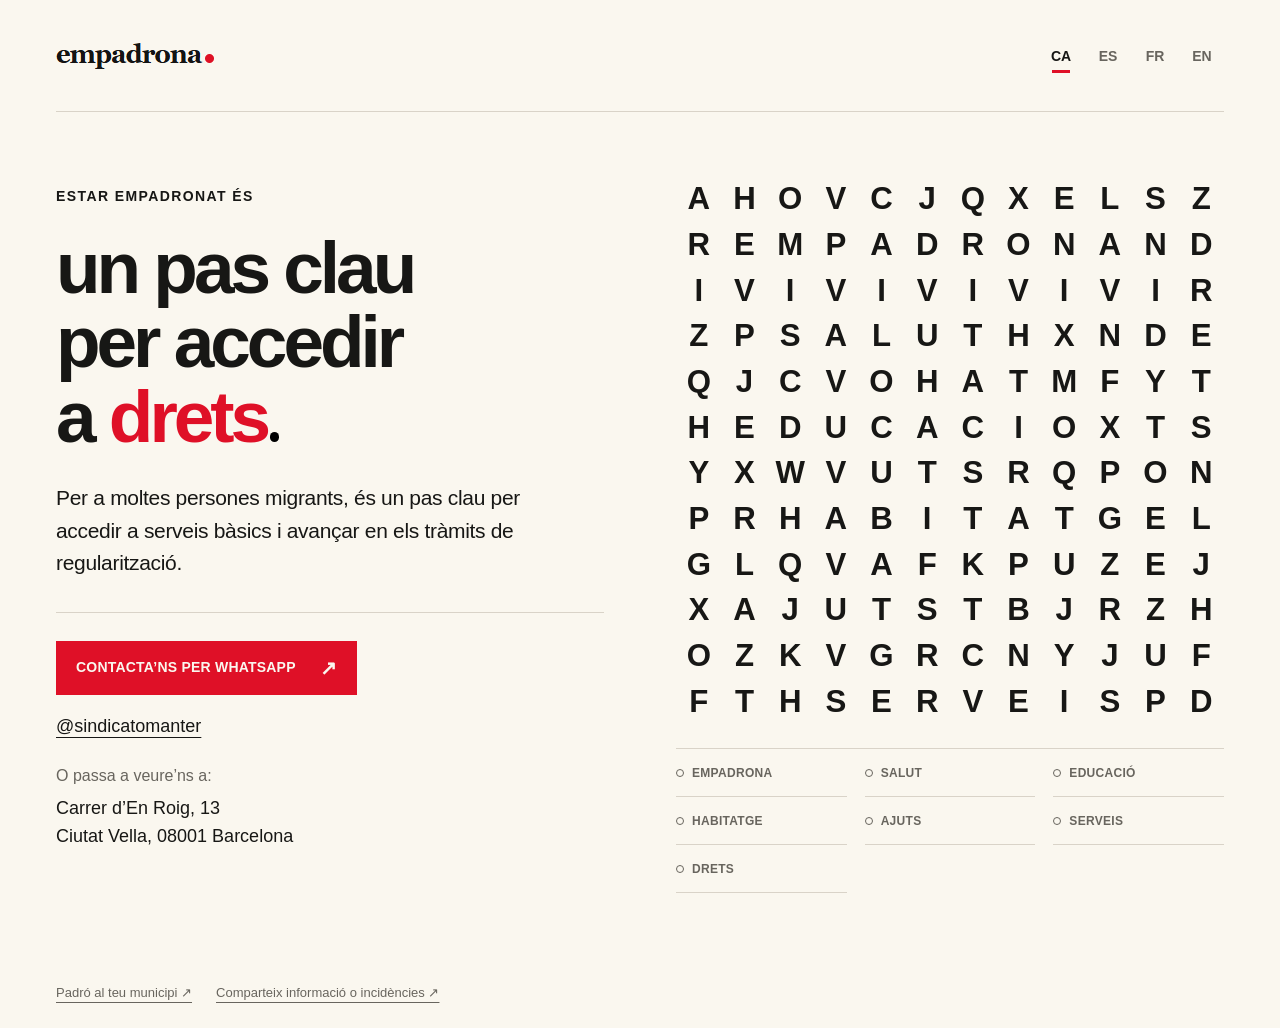
<file: index.html>
<!doctype html><html lang="ca"><head><meta charset="utf-8"><meta name="viewport" content="width=device-width,initial-scale=1"><meta name="description" content="Empadrona. Un pas clau per accedir a drets. Contacta amb el Sindicat Manter."><title>Empadrona — Un pas clau per accedir a drets</title><link rel="stylesheet" href="style.css?v=13"></head><body><header><a class="logo" href="#" aria-label="Empadrona, inici"><img src="logo-empadrona.png" alt="empadrona." width="327" height="62"></a><nav aria-label="Idioma"><button data-lang="ca" aria-pressed="true">CA</button><button data-lang="es" aria-pressed="false">ES</button><button data-lang="fr" aria-pressed="false">FR</button><button data-lang="en" aria-pressed="false">EN</button></nav></header><main><section class="hero"><div class="copy"><p class="label" data-t="label">ESTAR EMPADRONAT ÉS</p><h1 data-t="title">un pas clau<br>per accedir<br>a <em>drets<span class="title-dot" aria-hidden="true"></span><span class="sr-only">.</span></em></h1><p class="intro" data-t="intro">Per a moltes persones migrants, és un pas clau per accedir a serveis bàsics i avançar en els tràmits de regularització.</p><div class="contact-area"><a class="button" href="https://wa.me/message/YTVZVM6U35NHD1"><span data-t="contact">CONTACTA’NS PER WHATSAPP</span><span aria-hidden="true">↗</span></a><a class="contact-handle" href="https://x.com/sindicatomanter">@sindicatomanter</a><div class="visit"><p data-t="visit">O passa a veure’ns a:</p><address>Carrer d’En Roig, 13<br>Ciutat Vella, 08001 Barcelona</address></div></div></div><figure class="wordsearch" aria-label="Sopa de lletres"><div class="puzzle-layout"><div class="letterboard"><div id="letter-grid" aria-hidden="true"></div><svg class="marker-lines" viewBox="0 0 120 120" aria-hidden="true"><line class="is-hidden" data-word="EMPADRONA" x1="15" y1="15" x2="95" y2="15"/><line class="is-hidden" data-word="SALUT" x1="25" y1="35" x2="65" y2="35"/><line class="is-hidden" data-word="EDUCACIO" x1="15" y1="55" x2="85" y2="55"/><line class="is-hidden" data-word="HABITATGE" x1="25" y1="75" x2="105" y2="75"/><line class="is-hidden" data-word="AJUTS" x1="15" y1="95" x2="55" y2="95"/><line class="is-hidden" data-word="SERVEIS" x1="35" y1="115" x2="95" y2="115"/><line class="is-hidden" data-word="DRETS" x1="115" y1="15" x2="115" y2="55"/></svg></div><div class="puzzle-aside"><div class="word-controls" role="group" aria-label="Paraules destacades"><button data-highlight="EMPADRONA" aria-pressed="false">EMPADRONA <span aria-hidden="true">↗</span></button><button data-highlight="SALUT" aria-pressed="false">SALUT <span aria-hidden="true">↗</span></button><button data-highlight="EDUCACIO" aria-pressed="false">EDUCACIÓ <span aria-hidden="true">↗</span></button><button data-highlight="HABITATGE" aria-pressed="false">HABITATGE <span aria-hidden="true">↗</span></button><button data-highlight="AJUTS" aria-pressed="false">AJUTS <span aria-hidden="true">↗</span></button><button data-highlight="SERVEIS" aria-pressed="false">SERVEIS <span aria-hidden="true">↗</span></button><button data-highlight="DRETS" aria-pressed="false">DRETS <span aria-hidden="true">↗</span></button></div></div></div></figure></section></main><footer class="home-portal-footer" aria-label="Informació i participació"><a href="municipis/" data-portal-link="municipis">Padró al teu municipi ↗</a><a href="municipis/participa.html" data-portal-link="participa">Comparteix informació o incidències ↗</a></footer><script src="app.js?v=13"></script></body></html>
</file>
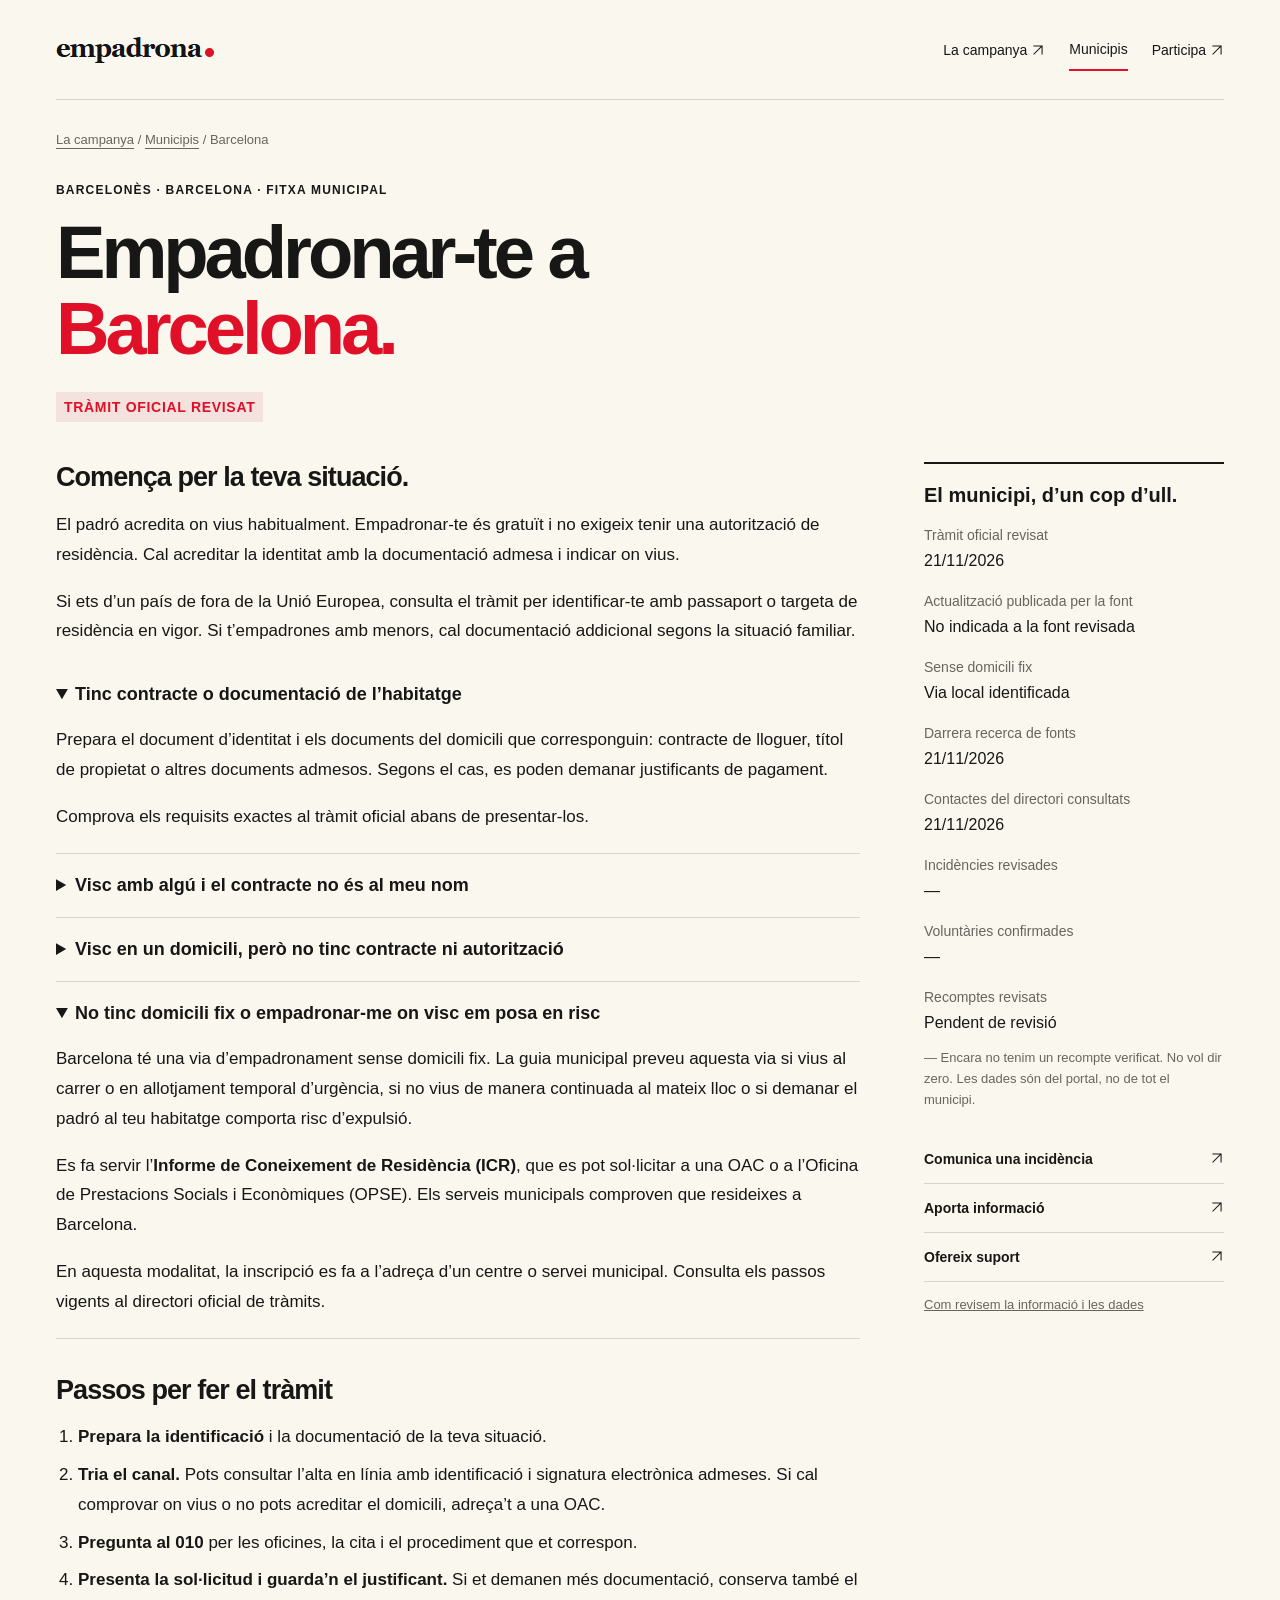
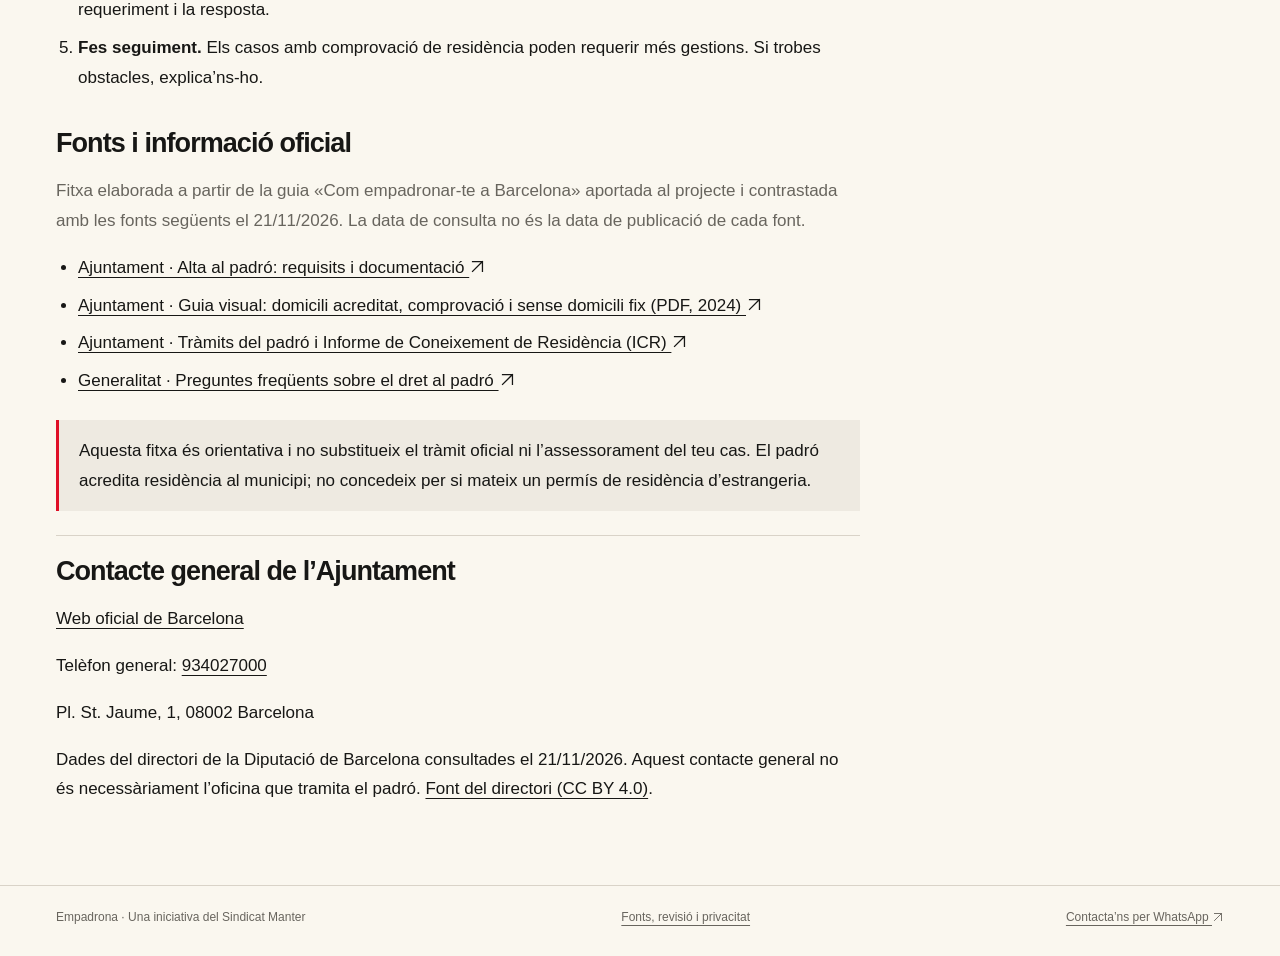
<file: municipis/fitxa.html>
<!doctype html><html lang="ca"><head><meta charset="utf-8"><meta name="viewport" content="width=device-width,initial-scale=1"><meta name="description" content="Informació municipal sobre el padró, suport comunitari i comunicació d’incidències. Una iniciativa d’Empadrona."><meta name="referrer" content="strict-origin-when-cross-origin"><title>Informació municipal del padró — Empadrona</title><link rel="stylesheet" href="portal.css?v=20261121"></head><body><a class="skip-link" href="#contingut">Salta al contingut</a><header class="portal-header"><a class="logo" href="../" aria-label="Empadrona, torna a la campanya"><img src="../logo-empadrona.png" alt="empadrona." width="327" height="62"></a><nav class="portal-nav" aria-label="Navegació principal"><a href="../">La campanya ↗</a><a href="./" aria-current="page">Municipis</a><a href="participa.html">Participa ↗</a></nav></header><main id="contingut" class="portal-main"><div class="breadcrumb"><a href="../">La campanya</a> / <a href="./">Municipis</a> / <span id="breadcrumb-name">Fitxa</span></div><div id="city-detail" aria-live="polite"><p>Carregant la fitxa…</p></div><noscript><p class="notice">Activa JavaScript per consultar la fitxa. També pots <a href="https://wa.me/message/YTVZVM6U35NHD1">contactar per WhatsApp</a>.</p></noscript></main><footer class="portal-footer"><span>Empadrona · Una iniciativa del Sindicat Manter</span><a href="./#com-funciona">Fonts, revisió i privacitat</a><a href="https://wa.me/message/YTVZVM6U35NHD1">Contacta’ns per WhatsApp ↗</a></footer><script type="module" src="fitxa.js?v=20261121"></script></body></html>
</file>
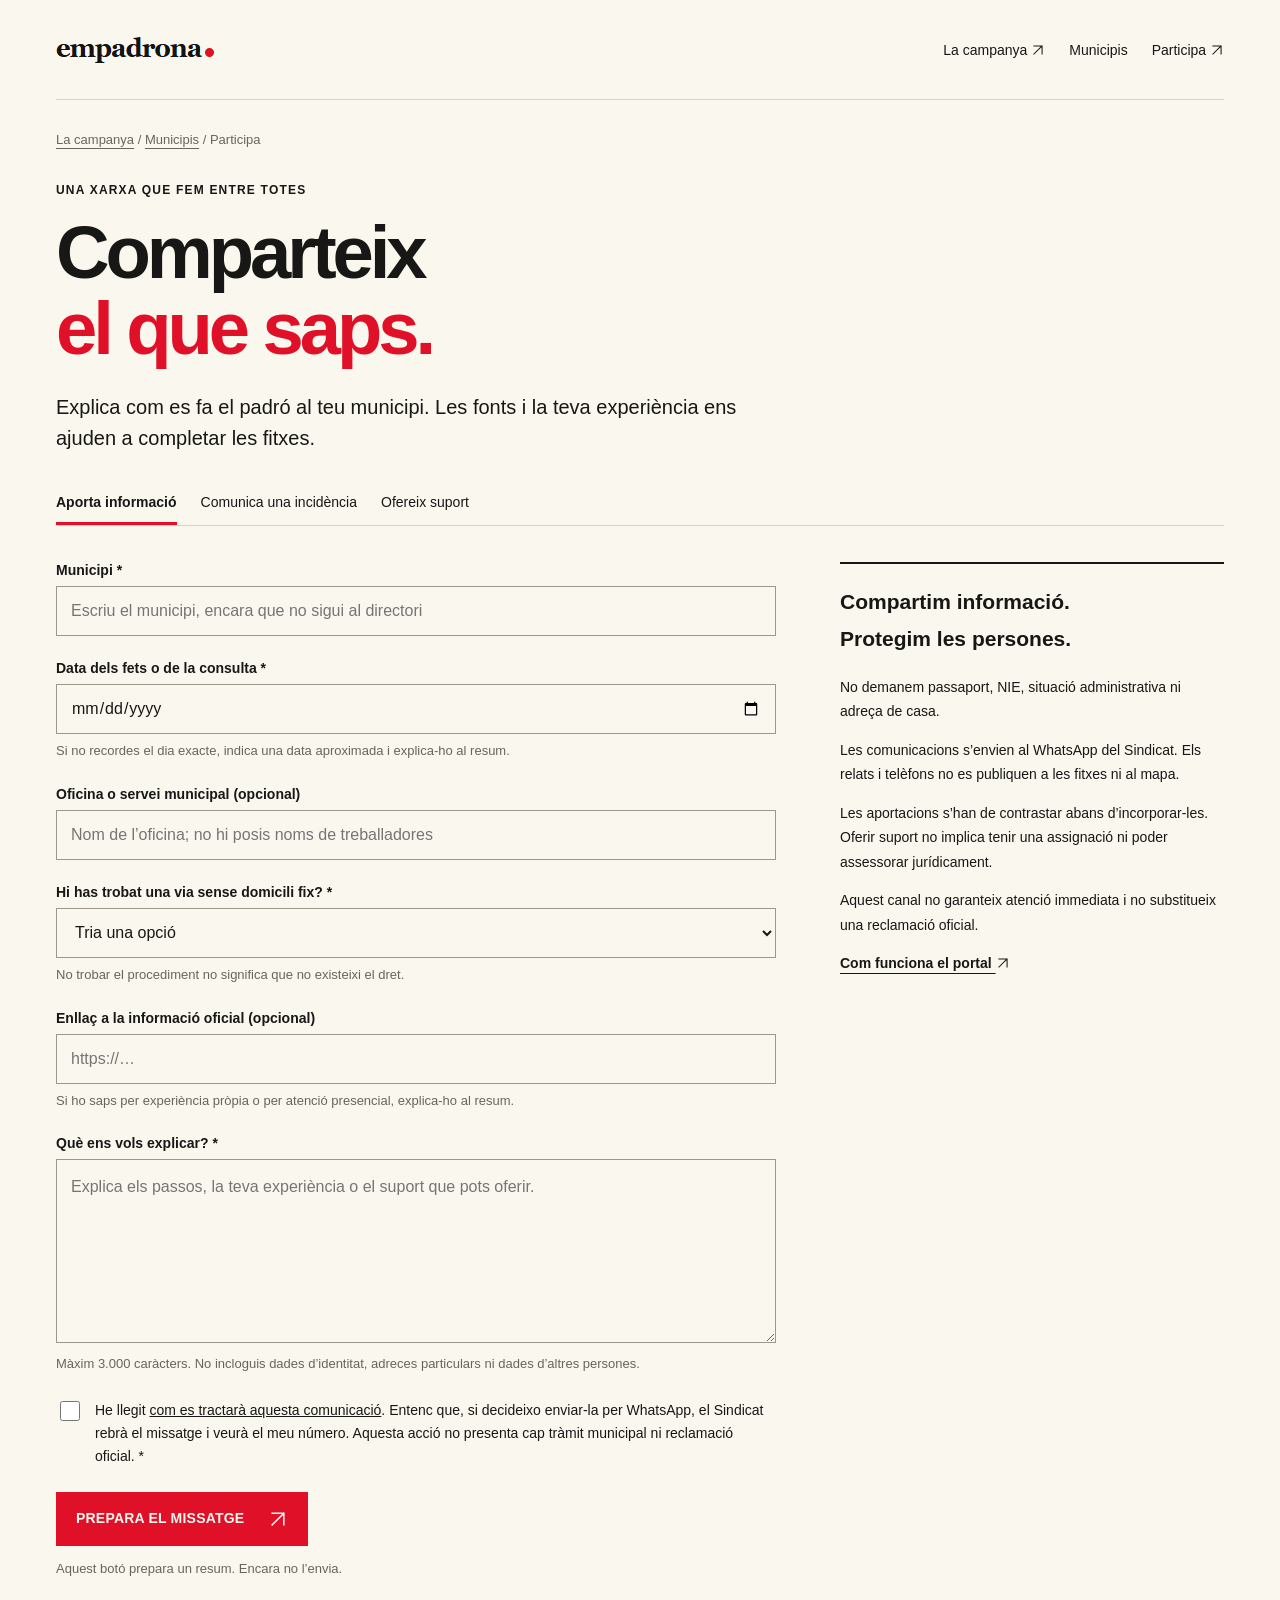
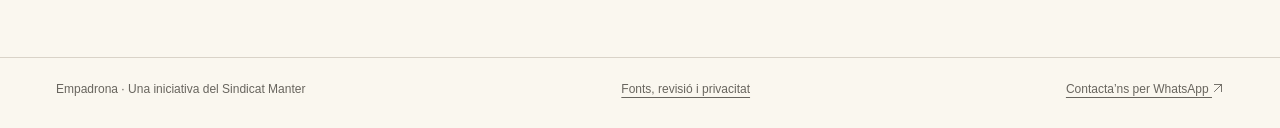
<file: municipis/participa.html>
<!doctype html><html lang="ca"><head><meta charset="utf-8"><meta name="viewport" content="width=device-width,initial-scale=1"><meta name="description" content="Informació municipal sobre el padró, suport comunitari i comunicació d’incidències. Una iniciativa d’Empadrona."><meta name="referrer" content="strict-origin-when-cross-origin"><title>Participa en la xarxa del padró — Empadrona</title><link rel="stylesheet" href="portal.css?v=20261121"></head><body><a class="skip-link" href="#contingut">Salta al contingut</a><header class="portal-header"><a class="logo" href="../" aria-label="Empadrona, torna a la campanya"><img src="../logo-empadrona.png" alt="empadrona." width="327" height="62"></a><nav class="portal-nav" aria-label="Navegació principal"><a href="../">La campanya ↗</a><a href="./" >Municipis</a><a href="participa.html">Participa ↗</a></nav></header><main id="contingut" class="portal-main"><div class="breadcrumb"><a href="../">La campanya</a> / <a href="./">Municipis</a> / Participa</div><p class="eyebrow">Una xarxa que fem entre totes</p><h1 class="portal-heading" id="form-heading">Comparteix<br><span class="red">el que saps.</span></h1><p class="lead" id="form-intro">Ajuda’ns a explicar com s’hi fa el padró, amb fonts i experiències.</p><nav class="form-tabs" aria-label="Tipus de participació"><a href="?tipus=informacio" data-type="informacio">Aporta informació</a><a href="?tipus=incidencia" data-type="incidencia">Comunica una incidència</a><a href="?tipus=voluntariat" data-type="voluntariat">Ofereix suport</a></nav><div class="form-layout"><div><form id="contribution-form"><div class="form-field"><label for="municipi">Municipi *</label><input id="municipi" name="municipi" list="municipality-options" required maxlength="100" autocomplete="off" placeholder="Escriu el municipi, encara que no sigui al directori"><datalist id="municipality-options"></datalist></div><div class="form-field" data-show="incidencia informacio"><label for="data">Data dels fets o de la consulta *</label><input type="date" id="data" name="data" required><small>Si no recordes el dia exacte, indica una data aproximada i explica-ho al resum.</small></div><div class="form-field" data-show="incidencia"><label for="categoria">Quin obstacle has trobat? *</label><select name="categoria" id="categoria" required><option value="">Tria una opció</option><option>No trobo cita</option><option>No accepten la documentació</option><option>No tinc contracte o autorització</option><option>Problemes amb el padró sense domicili fix</option><option>Negativa verbal o no admeten la sol·licitud</option><option>Retard o manca de resposta</option><option>Possible tracte discriminatori</option><option>Un altre obstacle</option></select></div><div class="form-field" data-show="incidencia informacio"><label for="oficina">Oficina o servei municipal (opcional)</label><input id="oficina" name="oficina" maxlength="160" placeholder="Nom de l’oficina; no hi posis noms de treballadores"></div><div class="form-field" data-show="informacio"><label for="sdf">Hi has trobat una via sense domicili fix? *</label><select name="sdf" id="sdf" required><option value="">Tria una opció</option><option>Sí, he localitzat el procediment</option><option>No he trobat informació publicada</option><option>M’han dit que no; cal contrastar-ho</option><option>No ho sé</option></select><small>No trobar el procediment no significa que no existeixi el dret.</small></div><div class="form-field" data-show="informacio"><label for="font">Enllaç a la informació oficial (opcional)</label><input type="url" name="font" id="font" maxlength="1000" placeholder="https://…"><small>Si ho saps per experiència pròpia o per atenció presencial, explica-ho al resum.</small></div><div class="form-field" data-show="voluntariat"><label for="disponibilitat">Disponibilitat i idiomes (opcional)</label><input name="disponibilitat" id="disponibilitat" maxlength="300" placeholder="Per exemple: dimarts al matí · català i wolof"></div><div class="form-field"><label for="explicacio" id="explanation-label">Què ens vols explicar? *</label><textarea id="explicacio" name="explicacio" rows="6" required minlength="10" maxlength="3000" placeholder="Explica els passos, la teva experiència o el suport que pots oferir."></textarea><small>Màxim 3.000 caràcters. No incloguis dades d’identitat, adreces particulars ni dades d’altres persones.</small></div><div class="form-field"><label class="checkbox-label"><input type="checkbox" name="consentiment" required><span>He llegit <a href="./#com-funciona">com es tractarà aquesta comunicació</a>. Entenc que, si decideixo enviar-la per WhatsApp, el Sindicat rebrà el missatge i veurà el meu número. Aquesta acció no presenta cap tràmit municipal ni reclamació oficial. *</span></label></div><button class="button submit-button" type="submit">PREPARA EL MISSATGE <span aria-hidden="true">↗</span></button><p class="small">Aquest botó prepara un resum. Encara no l’envia.</p></form><section class="message-result" id="message-result" hidden tabindex="-1" aria-labelledby="result-heading"><h2 id="result-heading">El resum està preparat.</h2><p>Revisa’l, copia’l i enganxa’l al nostre WhatsApp. <strong>Encara no hem rebut la comunicació.</strong></p><label for="message-preview">El teu missatge</label><textarea id="message-preview" rows="12" readonly></textarea><div class="message-actions"><button class="secondary-button" id="copy-message" type="button">1. Copia el missatge</button><a class="button" href="https://wa.me/message/YTVZVM6U35NHD1" target="_blank" rel="noopener noreferrer">2. OBRE WHATSAPP <span aria-hidden="true">↗</span></a></div><p id="copy-status" class="small" role="status"></p><p><strong>3. Enganxa el resum i envia’l a la conversa.</strong></p><a class="full-url" href="https://wa.me/message/YTVZVM6U35NHD1" target="_blank" rel="noopener noreferrer">https://wa.me/message/YTVZVM6U35NHD1</a><p class="small">L’aportació no actualitza automàticament els comptadors. L’equip ha de revisar-la primer. Pots tornar al formulari per corregir-la i preparar un nou resum.</p></section></div><aside class="form-aside"><h2>Compartim informació.<br>Protegim les persones.</h2><p>No demanem passaport, NIE, situació administrativa ni adreça de casa.</p><p>Les comunicacions s’envien al WhatsApp del Sindicat. Els relats i telèfons no es publiquen a les fitxes ni al mapa.</p><p>Les aportacions s’han de contrastar abans d’incorporar-les. Oferir suport no implica tenir una assignació ni poder assessorar jurídicament.</p><p>Aquest canal no garanteix atenció immediata i no substitueix una reclamació oficial.</p><a class="text-link" href="./#com-funciona">Com funciona el portal ↗</a></aside></div><noscript><p class="notice">Per preparar el resum cal JavaScript. Pots explicar-nos directament la teva situació a <a href="https://wa.me/message/YTVZVM6U35NHD1">https://wa.me/message/YTVZVM6U35NHD1</a>.</p></noscript></main><footer class="portal-footer"><span>Empadrona · Una iniciativa del Sindicat Manter</span><a href="./#com-funciona">Fonts, revisió i privacitat</a><a href="https://wa.me/message/YTVZVM6U35NHD1">Contacta’ns per WhatsApp ↗</a></footer><script type="module" src="participa.js?v=20261121"></script></body></html>
</file>
<file: style.css>
:root{--paper:#faf7ef;--ink:#171715;--red:#df1027;--muted:#68655e;--rule:#d9d3c8;--sans:degular,"Helvetica Neue",Arial,sans-serif}
*{box-sizing:border-box}html{scroll-behavior:smooth}body{margin:0;background:var(--paper);color:var(--ink);font-family:var(--sans);-webkit-font-smoothing:antialiased}a{color:inherit}button{font:inherit;cursor:pointer}button,a{-webkit-tap-highlight-color:transparent}a:focus-visible,button:focus-visible{outline:2px solid var(--red);outline-offset:5px}header,.hero{width:min(100%,1280px);margin-inline:auto;padding-inline:clamp(24px,4.4vw,56px)}header{min-height:112px;display:flex;align-items:center;justify-content:space-between;gap:24px;position:relative}header:after{content:'';height:1px;background:var(--rule);position:absolute;bottom:0;left:clamp(24px,4.4vw,56px);right:clamp(24px,4.4vw,56px)}.logo{display:block;width:190px;height:46px;overflow:hidden;flex:none}.logo img{display:block;width:327px;max-width:none;height:62px;margin:-7px 0 0 -26px}nav{display:flex;gap:3px}nav button{border:0;background:none;color:var(--muted);min-width:44px;min-height:44px;font-size:14px;font-weight:700;position:relative}nav button[aria-pressed=true]{color:var(--ink)}nav button[aria-pressed=true]:after{content:'';position:absolute;height:3px;background:var(--red);bottom:5px;left:13px;right:13px}nav button:hover{color:var(--red)}
.hero{padding-block:64px 72px;display:grid;grid-template-columns:minmax(0,1fr) minmax(0,1fr);column-gap:72px;align-items:start}.copy{min-width:0;padding-top:10px}.label{font-size:14px;font-weight:700;letter-spacing:.1em;line-height:1.5;margin:0 0 24px}h1{font-size:clamp(52px,5.7vw,76px);line-height:1.02;letter-spacing:-.055em;font-weight:800;margin:0 0 28px}h1 em{color:var(--red);font-style:normal}.intro{font-size:21px;line-height:1.55;letter-spacing:-.015em;max-width:490px;margin:0 0 32px}.contact-area{border-top:1px solid var(--rule);padding-top:28px}.button{display:inline-flex;align-items:center;justify-content:space-between;gap:24px;max-width:100%;min-height:54px;background:var(--red);color:var(--paper);padding:16px 20px;text-decoration:none;font-size:14px;line-height:1.5;font-weight:700;letter-spacing:.015em;transition:background .15s}.button>span:last-child{font-size:20px;line-height:1}.button:hover{background:var(--ink)}.contact-handle{display:block;width:fit-content;margin:18px 0 0;font-size:18px;line-height:1.5;text-decoration-thickness:1px;text-underline-offset:5px}.contact-handle:hover{color:var(--red)}.visit{margin-top:24px;font-size:18px;line-height:1.55}.visit p{color:var(--muted);font-size:16px;margin:0 0 6px}.visit address{font:inherit;font-style:normal;overflow-wrap:anywhere}
.wordsearch{margin:0;min-width:0;padding-top:0}.puzzle-layout{display:block}.letterboard{position:relative;width:100%;aspect-ratio:1;container-type:inline-size}#letter-grid{display:grid;grid-template-columns:repeat(12,minmax(0,1fr));height:100%;position:relative;z-index:1}#letter-grid span{display:flex;align-items:center;justify-content:center;font-size:clamp(18px,2.2vw,30px);font-size:5.7cqw;font-weight:800;line-height:1}.word-cell{cursor:pointer}.marker-lines{position:absolute;inset:0;width:100%;height:100%;pointer-events:none;overflow:visible}.marker-lines line{stroke:var(--red);stroke-width:8;stroke-linecap:round;opacity:.23;transition:opacity .16s}.marker-lines line.is-hidden{opacity:0}.word-controls{display:grid;grid-template-columns:repeat(3,minmax(0,1fr));column-gap:18px;margin-top:24px;border-top:1px solid var(--rule)}.word-controls button{display:flex;align-items:center;gap:8px;background:none;border:0;border-bottom:1px solid var(--rule);color:var(--muted);min-height:48px;text-align:left;padding:12px 0;font-size:12px;font-weight:700;letter-spacing:.025em}.word-controls button:before{content:'';display:block;width:6px;height:6px;flex:none;border:1px solid currentColor;border-radius:50%}.word-controls button>span{display:none}.word-controls button.is-active,.word-controls button[aria-pressed=true],.word-controls button:hover{color:var(--red)}.word-controls button.is-active:before,.word-controls button[aria-pressed=true]:before{background:var(--red);border-color:var(--red)}
@media(min-width:1500px){.hero{padding-top:80px}}
@media(max-width:1000px) and (min-width:761px){.hero{column-gap:36px}h1{font-size:52px}.intro{font-size:20px}.button{font-size:12px;padding-inline:16px}.word-controls{column-gap:10px}.word-controls button{font-size:10px;letter-spacing:0}}
@media(max-width:760px){header{min-height:94px}.hero{grid-template-columns:1fr;row-gap:44px;padding-top:40px;padding-bottom:48px;max-width:640px}.copy{padding:0}h1{font-size:clamp(50px,10vw,70px);max-width:560px}.intro{font-size:21px;max-width:540px}.wordsearch{border-top:1px solid var(--rule);padding-top:24px}.word-controls{margin-top:20px}.word-controls button{font-size:12px}.contact-area{padding-top:24px}.visit{margin-top:22px}.label{font-size:13px;margin-bottom:20px}}
@media(max-width:420px){header{flex-wrap:wrap;justify-content:space-between;padding-block:14px;gap:4px}.logo{width:165px}.logo img{width:300px;height:auto;margin:-4px 0 0 -24px}nav{gap:0}nav button{min-width:32px;font-size:12px}nav button[aria-pressed=true]:after{left:9px;right:9px}h1{font-size:clamp(44px,12vw,51px)}.intro{font-size:20px}.button{font-size:12px;gap:18px;padding-inline:16px}.contact-handle,.visit{font-size:18px}.word-controls{column-gap:12px}.word-controls button{font-size:10px;gap:6px}}
@media(prefers-reduced-motion:reduce){html{scroll-behavior:auto}.button,.marker-lines line{transition:none}}

.title-dot{display:inline-block;width:.13em;height:.13em;background:#000;border-radius:50%;margin-left:.035em;vertical-align:baseline}.sr-only{position:absolute;width:1px;height:1px;padding:0;margin:-1px;overflow:hidden;clip-path:inset(50%);white-space:nowrap;border:0}

.home-portal-footer{width:min(100%,1280px);margin:auto;padding:20px clamp(24px,4.4vw,56px) 28px;display:flex;gap:24px;flex-wrap:wrap;color:var(--muted)}.home-portal-footer a{font-size:13px;text-underline-offset:5px}.home-portal-footer a:hover{color:var(--red)}
</file>
<file: municipis/portal.css>
@import url('../style.css?v=12');
.link-arrow{display:inline-block;width:1em;height:1em;vertical-align:-.12em;flex:none;overflow:visible}.link-arrow path{fill:none;stroke:currentColor;stroke-width:1.8;stroke-linecap:square;stroke-linejoin:miter}
.skip-link{position:absolute;top:-100px;left:20px;z-index:9999;background:var(--paper);padding:12px}.skip-link:focus{top:8px}.portal-header{min-height:100px}.portal-nav{display:flex;gap:24px;align-items:center;flex-wrap:wrap}.portal-nav a{font-size:14px;text-decoration:none;padding:12px 0}.portal-nav a[aria-current]{border-bottom:2px solid var(--red)}.portal-nav a:hover{color:var(--red)}.portal-main,.portal-footer{max-width:1280px;margin:auto;padding-inline:clamp(24px,4.4vw,56px)}.portal-main{padding-block:32px 64px}.breadcrumb{font-size:13px;color:var(--muted);margin-bottom:36px}.breadcrumb a{text-underline-offset:4px}.eyebrow{font-size:12px;letter-spacing:.1em;font-weight:700;text-transform:uppercase;margin:0 0 18px}.portal-heading{font-size:clamp(42px,5.8vw,76px);line-height:1.03;letter-spacing:-.055em;max-width:940px;margin-bottom:24px}.red{color:var(--red)}.lead{font-size:20px;line-height:1.55;max-width:710px;margin:0}.intro-row{display:flex;gap:32px;justify-content:space-between;align-items:end;margin-bottom:40px}.intro-row .text-link{flex:none}.text-link{font-weight:700;font-size:14px;text-underline-offset:5px;line-height:1.6}.text-link:hover{color:var(--red)}.overview{display:flex;gap:32px;border-top:1px solid var(--rule);border-bottom:1px solid var(--rule);padding:20px 0;margin:32px 0 0;flex-wrap:wrap}.overview strong{font-size:30px;letter-spacing:-.04em;margin-right:8px}.overview span{font-size:13px;color:var(--muted)}.filters{display:grid;grid-template-columns:1fr 280px;gap:16px;margin:32px 0 24px}label,.field-label{font-size:14px;font-weight:700;display:block;margin-bottom:8px}input,select,textarea{font:inherit;font-size:16px;color:var(--ink);background:transparent;border:1px solid #9d978c;border-radius:0;padding:14px;width:100%;min-height:50px}input:focus,select:focus,textarea:focus{outline:2px solid var(--red);outline-offset:2px}textarea{resize:vertical;line-height:1.6}input[type=checkbox]{width:20px;min-height:20px;height:20px;accent-color:var(--red);flex:none}input[type=search]{padding-left:16px}small,.small{font-size:13px;line-height:1.6;color:var(--muted)}.result-count{font-size:13px;color:var(--muted);margin:0 0 16px}.explorer{display:grid;grid-template-columns:1fr 1fr;gap:32px;align-items:start}.map-panel{position:sticky;top:20px}.map-frame{height:520px;width:100%;border:1px solid var(--rule);background:#e8e4d9;position:relative}.map-frame .leaflet-tile-pane{filter:grayscale(1) contrast(.92)}.map-frame .leaflet-popup-content-wrapper,.map-frame .leaflet-popup-tip{background:var(--paper);color:var(--ink);border-radius:0}.map-frame .leaflet-popup-content{font-family:var(--sans);line-height:1.6;min-width:175px}.map-frame .leaflet-popup-content a{color:var(--red);font-weight:700}.map-frame .leaflet-control-attribution{font-size:10px}.map-frame .leaflet-control-attribution a{color:#333}.map-pin{background:transparent;border:0}.map-pin span{display:block;width:18px;height:18px;border:3px solid var(--paper);border-radius:50%;background:var(--ink);box-shadow:0 0 0 1px var(--ink)}.map-pin.reviewed span{background:var(--red);box-shadow:0 0 0 1px var(--red)}.map-pin:focus-visible{outline:3px solid var(--red);outline-offset:6px}.map-legend{display:flex;gap:20px;padding:14px 0;flex-wrap:wrap;font-size:12px}.map-legend span:before{content:'';width:8px;height:8px;border-radius:50%;display:inline-block;background:var(--red);margin-right:7px}.map-legend span:last-child:before{background:var(--ink)}.map-note{margin:0;font-size:12px;line-height:1.6;color:var(--muted)}.map-placeholder{padding:24px;max-width:360px;line-height:1.6}.map-reset{border:0;padding:8px 0;background:none;font-size:13px;text-decoration:underline;text-underline-offset:4px}.municipality-card{border-top:1px solid var(--rule);padding:24px 0}.municipality-card:first-child{border-top:2px solid var(--ink)}.card-top{display:flex;justify-content:space-between;gap:16px}.card-top h2{font-size:27px;letter-spacing:-.035em;line-height:1.15;margin:0 0 8px}.card-top h2 a{text-decoration:none}.card-top h2 a:hover{color:var(--red)}.card-top .arrow{font-size:26px}.tag{font-size:11px;text-transform:uppercase;letter-spacing:.05em;font-weight:700;display:inline-block;padding:5px 8px;background:#e9e5dc;color:#504c45}.tag.verified{color:var(--red);background:#f4e2df}.card-meta{font-size:13px;line-height:1.7;margin:14px 0;color:var(--muted)}.card-meta b{color:var(--ink);font-weight:500}.counts{display:flex;gap:26px;margin:16px 0}.counts div{flex:1}.counts strong{font-size:25px;display:block;line-height:1.2}.counts span{font-size:12px;color:var(--muted)}.card-actions{display:flex;gap:18px;flex-wrap:wrap}.card-actions a{font-size:13px;text-underline-offset:4px}.empty-state{border-top:2px solid var(--ink);padding:26px 0;line-height:1.6}.join-band{margin-top:48px;border-top:2px solid var(--ink);padding-top:32px;display:grid;grid-template-columns:1fr 1fr;gap:40px}.join-band h2,.section-heading{font-size:32px;letter-spacing:-.04em;line-height:1.15;margin:0 0 16px}.join-band p{line-height:1.65;margin-top:0}.join-links{display:grid;gap:0}.join-links a{border-bottom:1px solid var(--rule);padding:16px 0;text-decoration:none;display:flex;justify-content:space-between;font-size:16px;font-weight:700}.join-links a:hover{color:var(--red)}.method{margin:48px 0 0;padding-top:26px;border-top:1px solid var(--rule)}.method h2{font-size:22px;letter-spacing:-.02em}.method p,.method li{font-size:15px;line-height:1.75;max-width:900px}.portal-footer{padding-block:24px 32px;border-top:1px solid var(--rule);display:flex;gap:24px;justify-content:space-between;flex-wrap:wrap;font-size:12px;color:var(--muted)}.portal-footer a{text-underline-offset:4px}.notice{border-left:3px solid var(--red);padding:16px 20px;background:#eeeae1;font-size:15px;line-height:1.65;margin:24px 0}.notice p{margin:0}.detail-grid{display:grid;grid-template-columns:minmax(0,1fr) 300px;gap:64px;margin-top:40px}.detail-content h2{font-size:27px;letter-spacing:-.035em;margin:36px 0 16px}.detail-content h2:first-child{margin-top:0}.detail-content p,.detail-content li{font-size:17px;line-height:1.75}.detail-content li{margin-bottom:8px}.detail-content ol,.detail-content ul{padding-left:22px}.detail-content a{overflow-wrap:anywhere;text-underline-offset:4px}.detail-content details{border-bottom:1px solid var(--rule);padding:18px 0}.detail-content summary{font-size:18px;font-weight:700;cursor:pointer;line-height:1.5}.detail-content details p{margin-bottom:4px}.detail-aside{border-top:2px solid var(--ink);align-self:start;padding-top:20px;position:sticky;top:24px}.detail-aside h2{font-size:20px;margin-top:0}.detail-aside dl{margin:0}.detail-aside dt{font-size:12px;color:var(--muted);margin:20px 0 6px}.detail-aside dd{margin:0;font-size:16px;line-height:1.5}.detail-aside .join-links{margin-top:24px}.detail-aside .join-links a{font-size:14px}.form-layout{display:grid;grid-template-columns:minmax(0,720px) 1fr;gap:64px;margin-top:36px}.form-field{margin-bottom:24px}.form-field small{display:block;margin-top:7px}.form-tabs{display:flex;gap:24px;flex-wrap:wrap;border-bottom:1px solid var(--rule);margin:28px 0 32px}.form-tabs a{font-size:14px;padding:12px 0;text-decoration:none}.form-tabs a[aria-current]{border-bottom:3px solid var(--red);font-weight:700}.checkbox-label{display:flex;gap:12px;font-weight:400;line-height:1.65;font-size:14px;align-items:start}.checkbox-label input{margin-top:2px}.submit-button{border:0;cursor:pointer}.form-aside{font-size:14px;line-height:1.75;border-top:2px solid var(--ink);padding-top:20px}.form-aside h2{font-size:21px;margin-top:0}.message-result{border-top:2px solid var(--ink);margin-top:36px;padding-top:24px}.message-result h2{font-size:26px;margin-top:0}.message-result textarea{font-size:14px;background:#f0ece3}.message-actions{display:flex;gap:16px;align-items:center;flex-wrap:wrap;margin:20px 0}.secondary-button{background:none;border:1px solid var(--ink);font-weight:700;min-height:54px;padding:12px 20px}.full-url{display:block;font-size:13px;overflow-wrap:anywhere;line-height:1.8}.home-portal-footer{width:min(100%,1280px);margin:auto;padding:20px clamp(24px,4.4vw,56px) 28px;display:flex;gap:24px;flex-wrap:wrap;color:var(--muted)}.home-portal-footer a{font-size:13px;text-underline-offset:5px}.home-portal-footer a:hover{color:var(--red)}[hidden]{display:none!important}
@media(max-width:950px){.detail-grid{gap:32px;grid-template-columns:minmax(0,1fr) 250px}.form-layout{gap:32px}.explorer{gap:24px}.card-top h2{font-size:24px}.map-frame{height:480px}}
@media(max-width:760px){.portal-header{gap:12px;flex-wrap:wrap;padding-block:16px}.portal-nav{gap:20px}.portal-nav a{font-size:13px;padding:8px 0}.portal-main{padding-top:24px}.breadcrumb{margin-bottom:28px}.intro-row{display:block;margin-bottom:24px}.intro-row .text-link{display:inline-block;margin-top:20px}.lead{font-size:18px}.overview{gap:24px}.overview strong{font-size:25px}.filters{grid-template-columns:1fr;margin-top:24px}.explorer{grid-template-columns:1fr}.map-panel{position:static}.map-frame{height:330px}.municipality-card{padding-block:22px}.join-band,.detail-grid,.form-layout{grid-template-columns:1fr;gap:28px}.detail-aside{position:static;grid-row:1}.detail-aside dl{display:grid;grid-template-columns:1fr 1fr;gap:0 20px}.detail-aside dt{margin-top:14px}.detail-aside .join-links{margin-top:18px}.detail-content p,.detail-content li{font-size:16px}.form-tabs{gap:18px}.form-tabs a{font-size:13px}.form-aside{grid-row:1}.form-aside p{margin-block:8px}.join-band{margin-top:32px}.portal-heading{font-size:clamp(40px,9vw,60px)}.portal-footer{gap:16px}}

.filters{grid-template-columns:minmax(0,1.2fr) minmax(0,1fr) minmax(0,1fr)}.tag.located{background:#e9e5dc;color:#504c45}.research-note{font-size:14px;line-height:1.65;color:var(--muted)}.contact-box{border-top:1px solid var(--rule);padding-top:20px;margin-top:24px}.source-list li{margin-bottom:12px}.review-alert{border-left:3px solid var(--red);padding:16px 20px;background:#f4e5df;margin:24px 0;font-size:16px;line-height:1.7}.directory-date{font-size:14px;line-height:1.6}.fitxa-action{margin-block:24px}.procedure-list{margin:16px 0}.map-pin .pending-dot{background:var(--ink)}#show-more{margin-top:8px}input,select,textarea{min-width:0}@media(max-width:950px){.filters{grid-template-columns:1fr 1fr}.filters>div:first-child{grid-column:1/-1}}@media(max-width:760px){.filters{grid-template-columns:1fr}.filters>div:first-child{grid-column:auto}}
.card-meta,.counts span,.detail-aside dt,.form-tabs a,.overview span{font-size:14px}.tag{font-size:14px;line-height:1.45}.review-alert p:last-child{margin-bottom:0}
</file>
